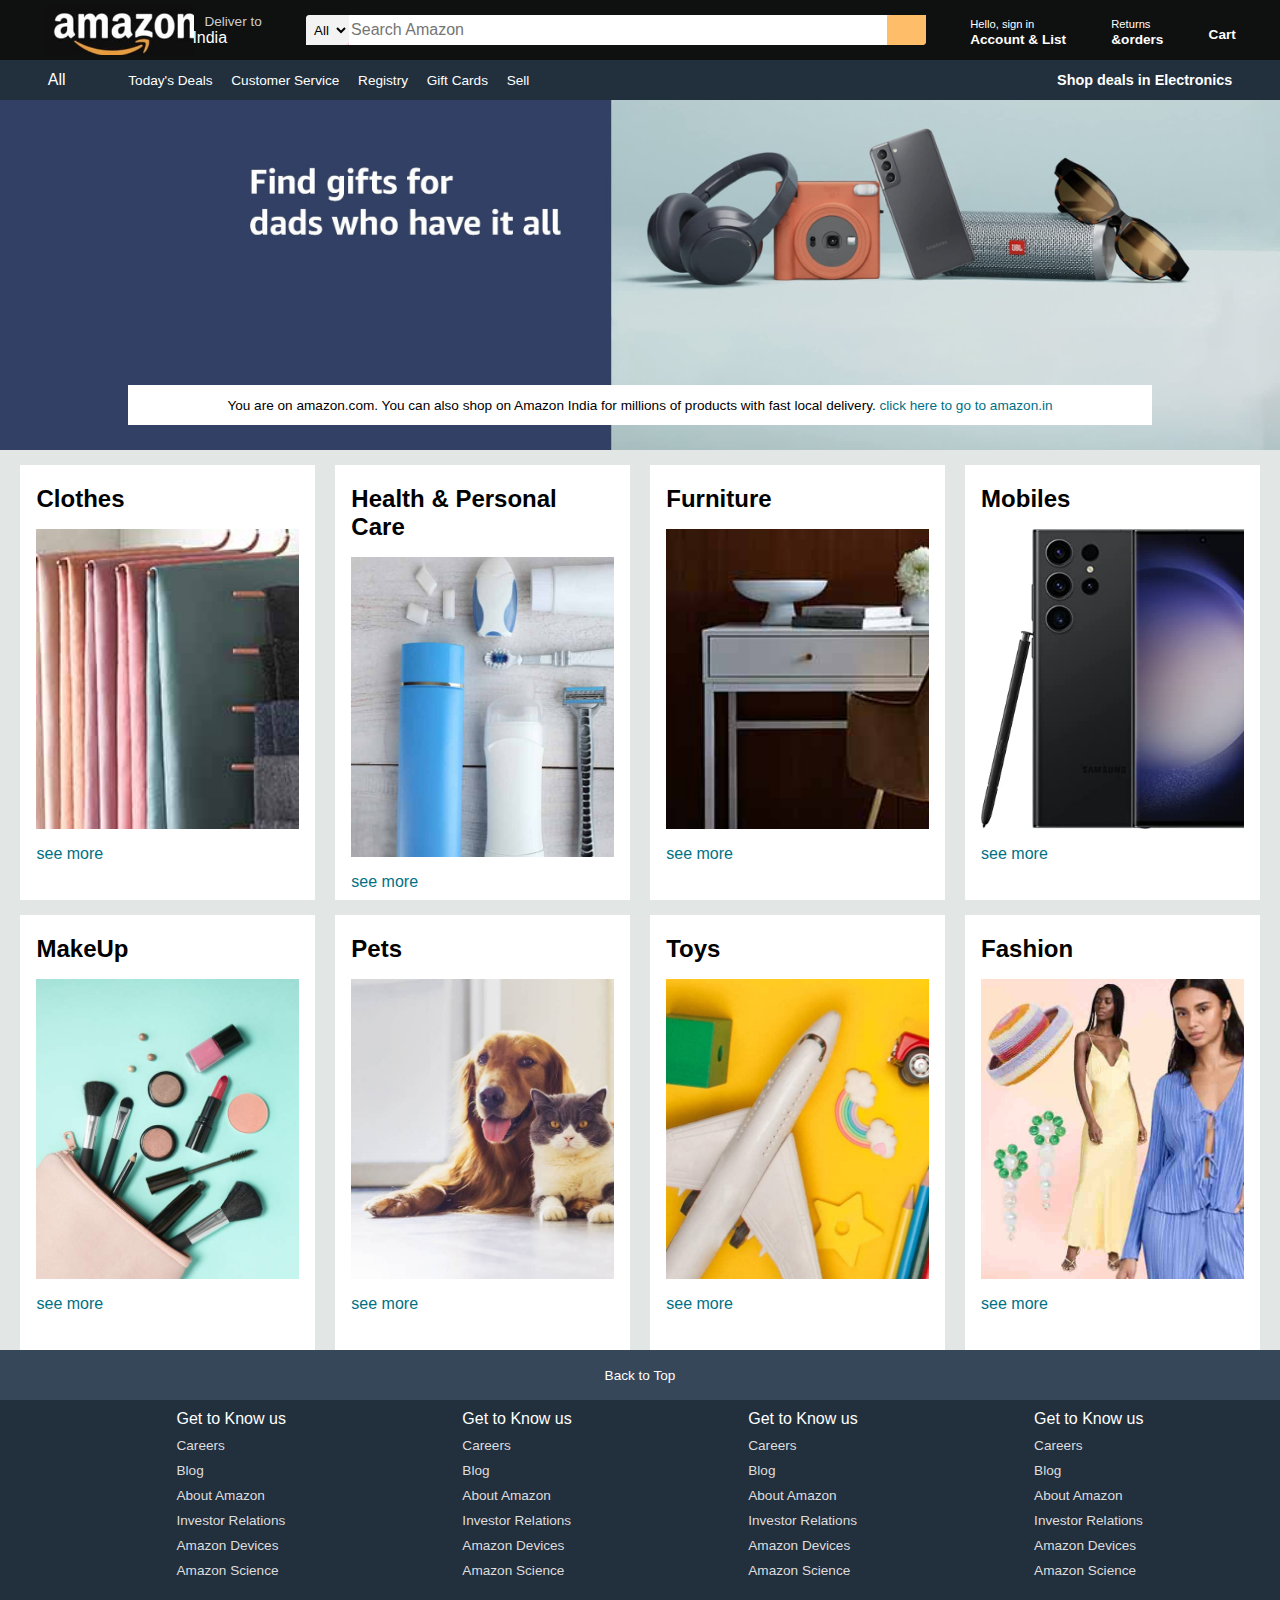
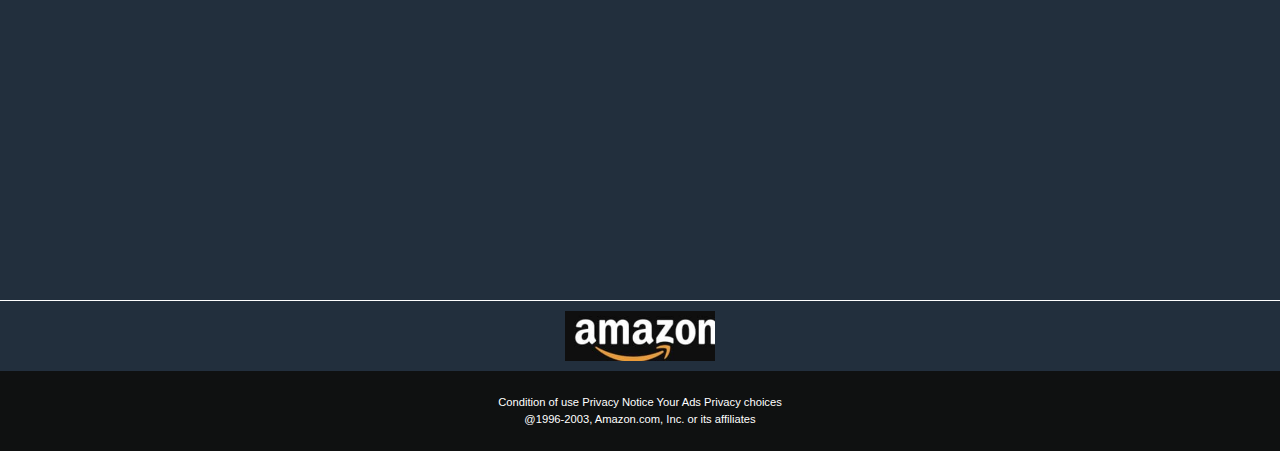
<file: Amazon clone/index.html>
<!DOCTYPE html>
<html lang="en">
<head>
    <meta charset="UTF-8">
    <meta name="viewport" content="width=device-width, initial-scale=1.0">
    <title>Amazon clone</title>
    <link rel="stylesheet" href="https://cdnjs.cloudflare.com/ajax/libs/font-awesome/6.5.1/css/all.min.css" integrity="sha512-DTOQO9RWCH3ppGqcWaEA1BIZOC6xxalwEsw9c2QQeAIftl+Vegovlnee1c9QX4TctnWMn13TZye+giMm8e2LwA==" crossorigin="anonymous" referrerpolicy="no-referrer" />
    <link rel="stylesheet" href="style.css">
</head>
<body>
    <header>
        <div class="navbar">
            <div class="nav-logo border">
                <div class="logo"></div>
            </div>
            <div class="nav-address border">
                <p class="add-first">Deliver to</p>
                <div class="add-icon">
                    <i class="fa-solid fa-location-dot"></i>
                    <p class="add-second">India</p>
                </div>
            </div>
            <div class="nav-search">
                <select class="search-select" >
                    <option>All</option>
                </select>
                <input type="text" placeholder="Search Amazon" class="search-input"/>
                <div class="search-icon">
                    <i class="fa-solid fa-magnifying-glass"></i>
                </div>
            </div>
            <div class="nav-signin border">
                <p><span>Hello, sign in</span></p>
                <p class="nav-second">Account & List</p>
            </div>
            <div class="nav-return border">
                <p><span>Returns</span></p>
                <p class="nav-second">&orders</p>
            </div>

            <div class="nav-cart border">
                <i class="fa-solid fa-cart-shopping"></i>
                Cart
            </div>

        </div>
        <div class="panel">
            <div class="panel-all">
                <i class="fa-solid fa-bars"></i>
                All</div>
                <div class="panel-options">
                    <p>Today's Deals</p>
                    <p>Customer Service</p>
                    <p>Registry</p>
                    <p>Gift Cards</p>
                    <p>Sell</p>
                </div>
                <div class="panel-deals">Shop deals in Electronics</div>
        </div>
    </header>
<div class="hero-section">
<div class="hero-msg">
    <p>You are on amazon.com. You can also shop on Amazon India for millions of products with fast local delivery.  <a>click here to go to amazon.in</a></p>
</div>

  
</div>
<div class="shop-section">
    <div class=" box">
        <div class="box-content">
            <h2>Clothes</h2>
        <div class="box-img" style="background-image: url('box1_image.jpg');"></div>
        <p>see more</p>
        </div>
    

    </div>
    <div class="box">
        <div class="box-content">
            <h2>Health & Personal Care</h2>
        <div class="box-img" style="background-image: url('box2_image.jpg');"></div>
        <p>see more</p>
        </div>
    </div>
    <div class="box">
        <div class="box-content">
            <h2>Furniture</h2>
        <div class="box-img" style="background-image: url('box3_image.jpg');"></div>
        <p>see more</p>
        </div>
    </div>
    <div class=" box">
        <div class="box-content">
        <h2>Mobiles</h2>
    <div class="box-img" style="background-image: url('box4_image.jpg');"></div>
    <p>see more</p>
    </div></div>
    <div class="box">
        <div class="box-content">
            <h2>MakeUp</h2>
        <div class="box-img" style="background-image: url('box5_image.jpg');"></div>
        <p>see more</p>
        </div>
    

    </div>
    <div class="box">
        <div class="box-content">
            <h2>Pets</h2>
        <div class="box-img" style="background-image: url('box6_image.jpg');"></div>
        <p>see more</p>
        </div>
    </div>
    <div class=" box">
        <div class="box-content">
            <h2>Toys</h2>
        <div class="box-img" style="background-image: url('box7_image.jpg');"></div>
        <p>see more</p>
        </div>
    </div>
    <div class=" box">
        <div class="box-content">
        <h2>Fashion</h2>
    <div class="box-img" style="background-image: url('box8_image.jpg');"></div>
    <p>see more</p>
    </div></div>
  </div>

<footer>
    <div class="foot-panel1">
        Back to Top
    </div>

    <div class="foot-panel2">
        <ul>
            <p>Get to Know us</p>
                 <a>Careers</a>
                <a>Blog</a>
                <a>About Amazon</a>
                <a>Investor Relations</a>
                <a>Amazon Devices</a>
                <a>Amazon Science</a>
        </ul>
        <ul>
            <p>Get to Know us</p>
                 <a>Careers</a>
                <a>Blog</a>
                <a>About Amazon</a>
                <a>Investor Relations</a>
                <a>Amazon Devices</a>
                <a>Amazon Science</a>
        </ul>
        <ul>
            <p>Get to Know us</p>
                 <a>Careers</a>
                <a>Blog</a>
                <a>About Amazon</a>
                <a>Investor Relations</a>
                <a>Amazon Devices</a>
                <a>Amazon Science</a>
        </ul>
        <ul>
            <p>Get to Know us</p>
                 <a>Careers</a>
                <a>Blog</a>
                <a>About Amazon</a>
                <a>Investor Relations</a>
                <a>Amazon Devices</a>
                <a>Amazon Science</a>
        </ul>



    </div>
    <div class="foot-panel3">
        <div class="logo"></div>
    </div>

    <div class="foot-panel4">
        <div class="pages">
            <a>Condition of use</a>
            <a>Privacy Notice</a>
            <a>Your Ads Privacy choices</a>
        </div>
        <div class="copyright">
              @1996-2003, Amazon.com, Inc. or its affiliates
        </div>
    </div>
</footer>


</body>
</html>
</file>
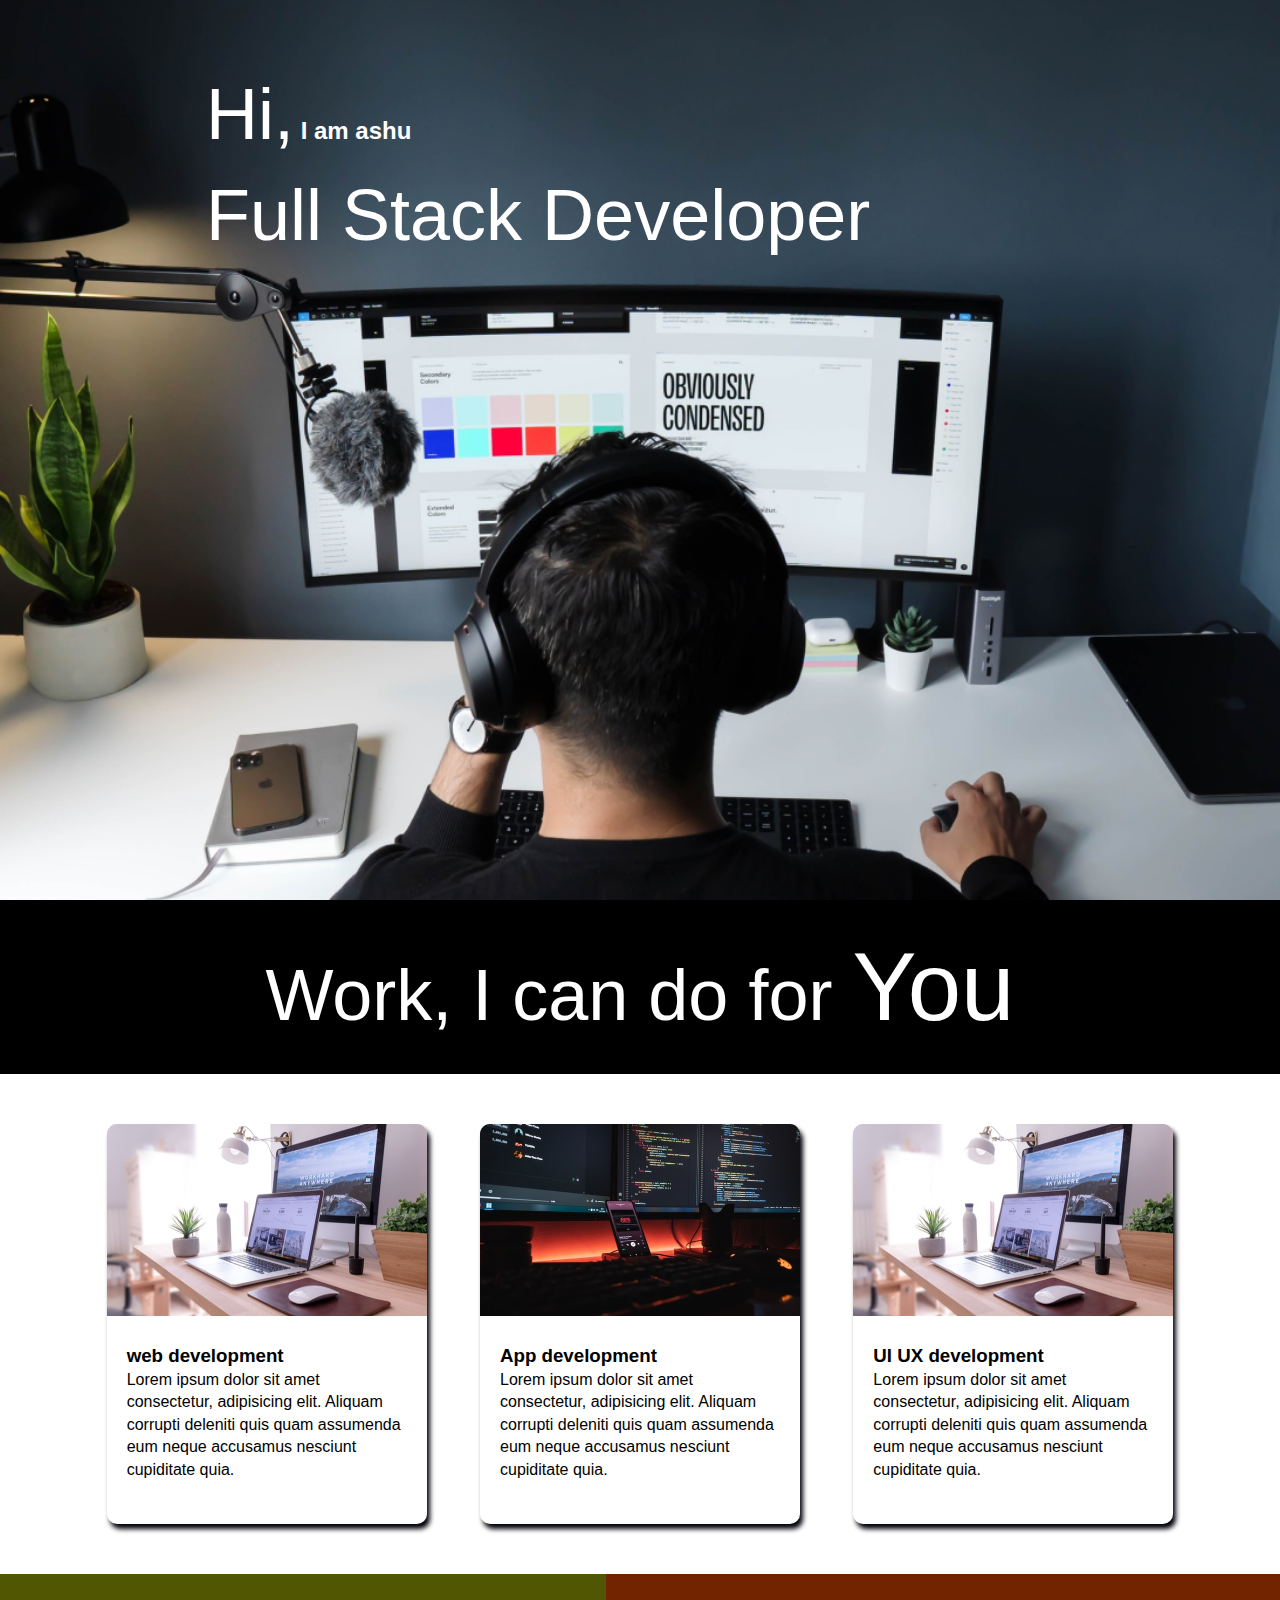
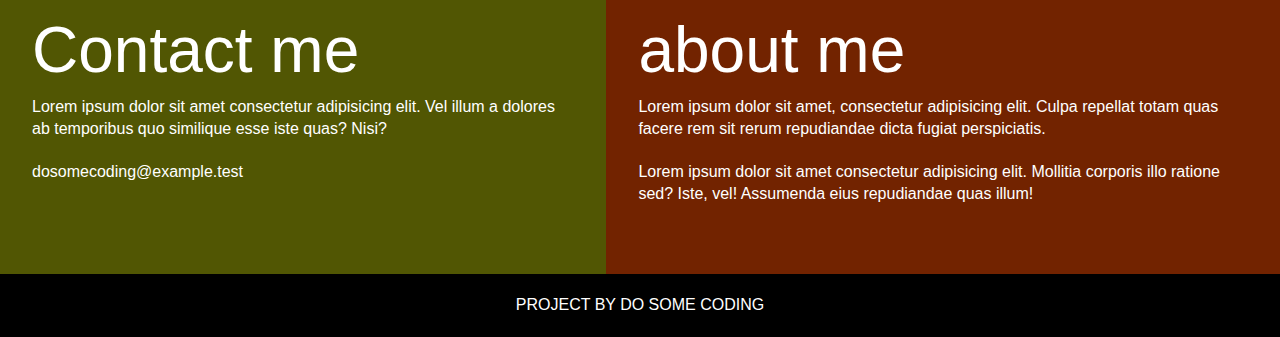
<file: developer landing page/index.html>
<!DOCTYPE html>
<html lang="en">
<head>
    <meta charset="UTF-8">
    <meta name="viewport" content="width=device-width, initial-scale=1.0">
    <title>Developer Landing page</title>
    <link rel="stylesheet" href="style.css">
</head>
<body>
    <section class="hero-section">
        <div class="text_container">
           <h2><span class="lg_text">Hi,</span> I am ashu</h2> 
           <h1 class="lg_text">Full Stack Developer</h1>
        </div>
    </section>
    <section class="black_box">
        <h2>Work, I can do for <span>You</span></h2>

    </section>

    <section class="work">
        <div class="grid_item">
            <div class="card">
                <div class="image_container">
                    <img src="web.png" alt="web development" />
                </div>
                <div class="card_content">
                    <h3>web development</h3>
                    <p>Lorem ipsum dolor sit amet consectetur, adipisicing elit. Aliquam corrupti deleniti quis quam assumenda eum neque accusamus nesciunt cupiditate quia.

                    </p>
                </div>
            </div>
        </div>

        <div class="grid_item">
            <div class="card">
                <div class="image_container">
                    <img src="mobile.png" alt="web development" />
                </div>
                <div class="card_content">
                    <h3>App development</h3>
                    <p>Lorem ipsum dolor sit amet consectetur, adipisicing elit. Aliquam corrupti deleniti quis quam assumenda eum neque accusamus nesciunt cupiditate quia.

                    </p>
                </div>
            </div>
        </div>


        <div class="grid_item">
            <div class="card">
                <div class="image_container">
                    <img src="web.png" alt="web development" />
                </div>
                <div class="card_content">
                    <h3>UI UX development</h3>
                    <p>Lorem ipsum dolor sit amet consectetur, adipisicing elit. Aliquam corrupti deleniti quis quam assumenda eum neque accusamus nesciunt cupiditate quia.

                    </p>
                </div>
            </div>
        </div>
      </section>

      <section class="bottom_section">
        <div class="contact">
            <h2>Contact me</h2>
            <p>Lorem ipsum dolor sit amet consectetur adipisicing elit. Vel illum a dolores ab temporibus quo similique esse iste quas? Nisi?</p>
            <p>dosomecoding@example.test</p>
         </div>

         <div class="about">
         <h2>about me</h2>
         <p>Lorem ipsum dolor sit amet, consectetur adipisicing elit. Culpa repellat totam quas facere rem sit rerum repudiandae dicta fugiat perspiciatis.

         </p>

         <p>Lorem ipsum dolor sit amet consectetur adipisicing elit. Mollitia corporis illo ratione sed? Iste, vel! Assumenda eius repudiandae quas illum!</p>

        </div>
      </section>

      <footer>Project by do some coding</footer>



       
</body>
</html>
</file>
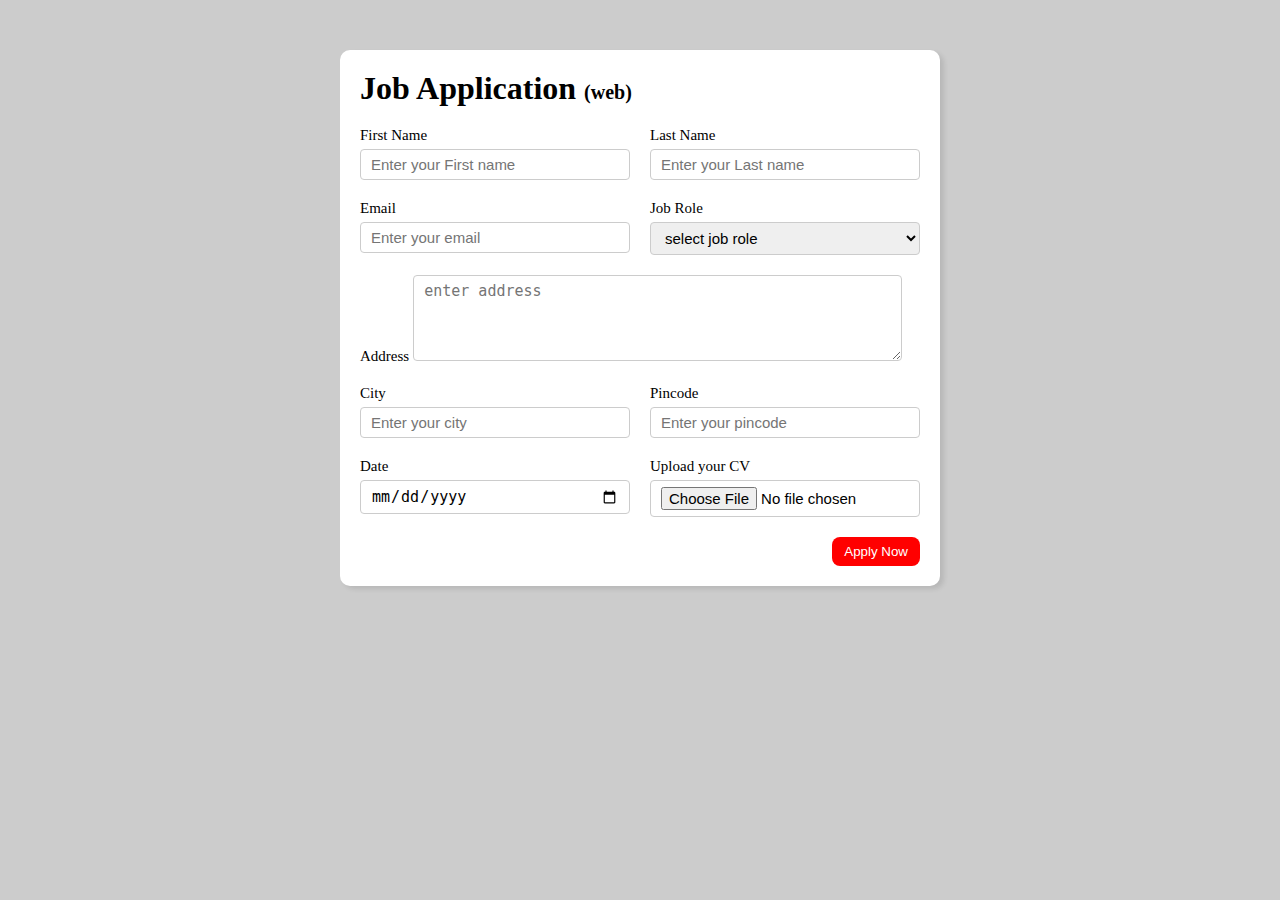
<file: Job Application/index.html>
<!DOCTYPE html>
<html lang="en">
<head>
    <meta charset="UTF-8">
    <meta name="viewport" content="width=device-width, initial-scale=1.0">
    <title>Job Application</title>
    <link rel="stylesheet" href="style.css">
</head>
<body>
    <div class="Job_App">
        <div class="apply_box">
        <h1>Job Application
            <span class="title_small">(web)</span>
         </h1>
         <form action="">
            <div class="form_container">
                <div class="form_control">
                    <label for="first_name">First Name</label>
                    <input type="text" id="first_name" name="first name" placeholder="Enter your First name"/>
                </div>
                <div class="form_control">
                        <label for="last_name">Last Name</label>
                    <input type="text" id="last_name" name="Last name" placeholder="Enter your Last name"/>
                </div>
                    <div class="form_control">
                        <label for="email">Email</label>
                        <input type="email" id="email" name="email" placeholder="Enter your email"/>

                    </div>
                    
                    <div class="form_control">
                    <label for="job_role">Job Role</label>
                    <select >
                        <option value="">select job role</option>
                        <option value="frontend">frontend developer</option>
                        <option value="backend">backend developer</option>
                        <option value="fullstack">Fullstack developer</option>
                    </select>
                    </div>
                    
                    <div class="textarea_control">
                        <label for="address">Address</label>
                        <textarea name="address" id="address" cols="50" rows="4" placeholder="enter address"></textarea> 
                    </div>
                    <div class="form_control">
                        <label for="city">City</label>
                    <input type="text" id="city" name="city" placeholder="Enter your city"/>
                    </div>
                    
                    
                <div class="form_control">
                    <label for="pincode">Pincode</label>
                    <input type="number" id="pincode" name="pincode" placeholder="Enter your pincode"/>
                </div>
                <div class="form_control">

                    <label for="date">Date</label>
                        <input type="date" id="date" name="date" />
                 </div>

                <div class="form_control"> 
                        <label for="upload">Upload your CV </label>
                        <input type="file" id="upload" name="upload" />
                 </div> 
            </div>
            <div class="button_container">
               <button type="submit">Apply Now</button>
            </div> 



         </form>   
        
    </div>
    </div>
</body>
</html>
</file>
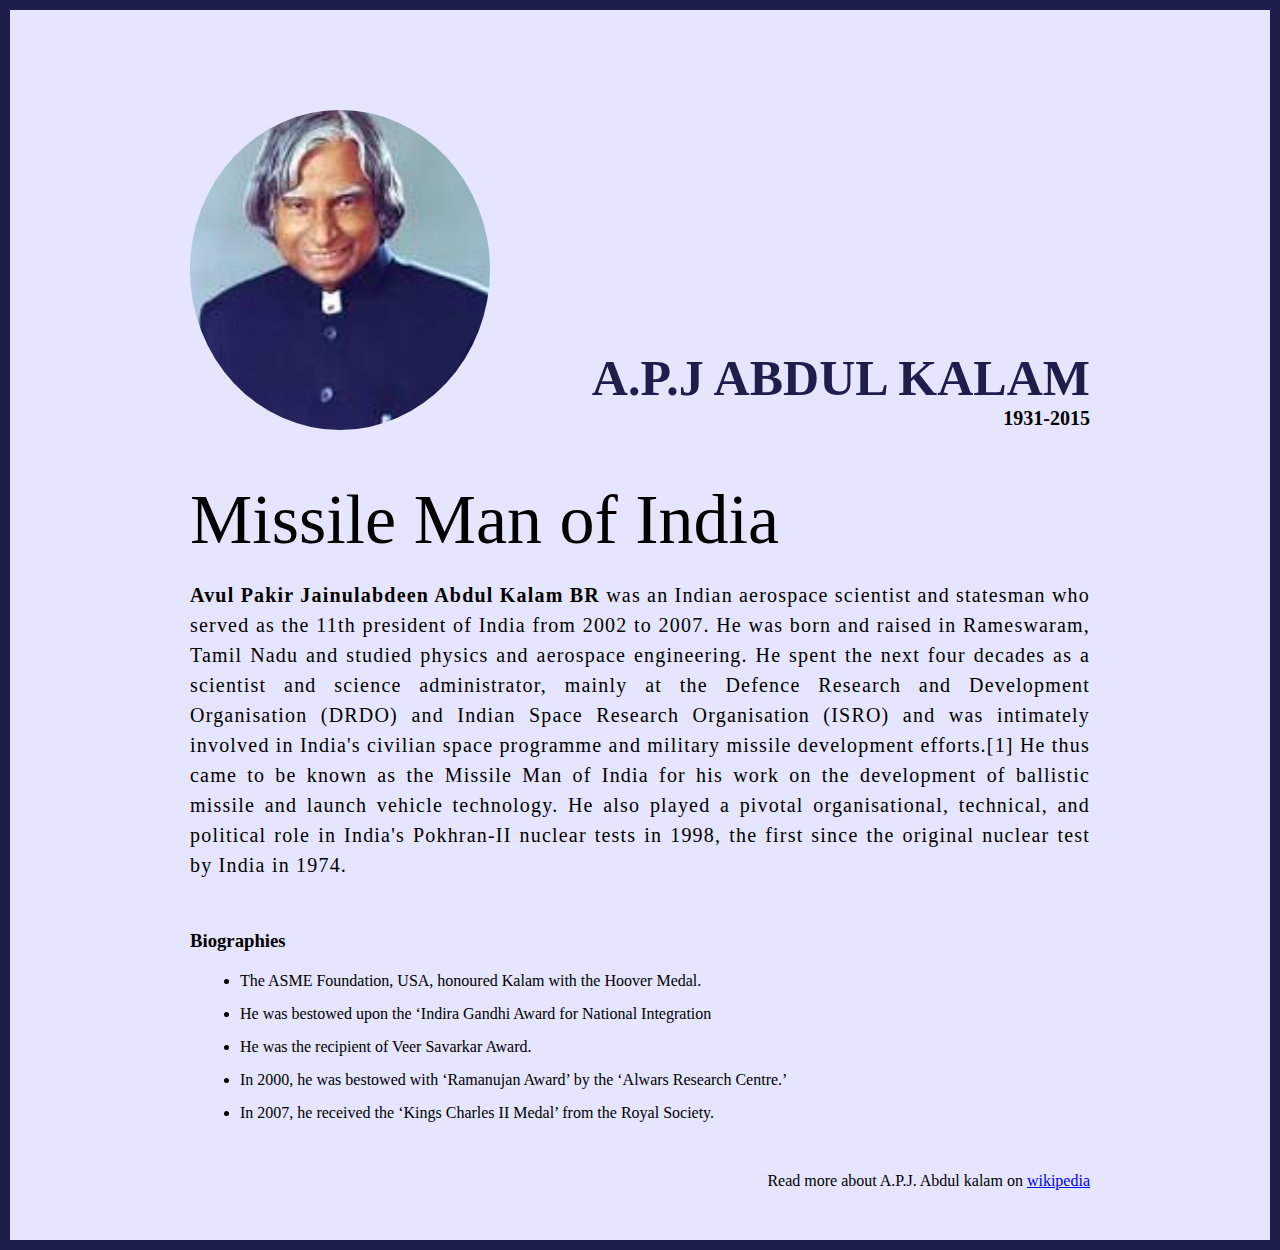
<file: The Tribute Website/index.html>
<!DOCTYPE html>
<html lang="en">
<head>
     <meta charset="UTF-8">
    <meta name="viewport" content="width=device-width, initial-scale=1.0">
    <title>Tribute website</title>
    <link rel="stylesheet" href="style.css">

</head>
<body>
    <div class="container">
      <div class="content">
       <section class="top_section">
         <div class="image_container">
            <img src="./images/apj.jpg"/>
            
         </div>
          <div class="sec">
            <h1>A.P.J Abdul kalam</h1>
            <h4>1931-2015</h4>
          </div>
       </section>

       <section class="about_section">
        <h2>Missile Man of India</h2>
        <p>
          <b>Avul Pakir Jainulabdeen Abdul Kalam BR </b> was an Indian aerospace scientist and statesman who served as the 11th president of India from 2002 to 2007. He was born and raised in Rameswaram, Tamil Nadu and studied physics and aerospace engineering. He spent the next four decades as a scientist and science administrator, mainly at the Defence Research and Development Organisation (DRDO) and Indian Space Research Organisation (ISRO) and was intimately involved in India's civilian space programme and military missile development efforts.[1] He thus came to be known as the Missile Man of India for his work on the development of ballistic missile and launch vehicle technology. He also played a pivotal organisational, technical, and political role in India's Pokhran-II nuclear tests in 1998, the first since the original nuclear test by India in 1974.</p>
       </section>
       <section>
        <div class="biography_section">
          <h3>Biographies</h3>
          <ul>
            <li>The ASME Foundation, USA, honoured Kalam with the Hoover Medal.</li>
            <li> He was bestowed upon the ‘Indira Gandhi Award for National Integration</li>
            <li> He was the recipient of Veer Savarkar Award.</li>
            <li>In 2000, he was bestowed with ‘Ramanujan Award’ by the ‘Alwars Research Centre.’</li>
            <li>In 2007, he received the ‘Kings Charles II Medal’ from the Royal Society.</li>
          </ul>

        </div>
       </section>
       <footer>
         Read more about A.P.J. Abdul kalam on <a href="https://en.wikipedia.org/wiki/A._P._J._Abdul_Kalam">wikipedia</a>
       </footer>




      </div>
    </div>
</body>
</html>
</file>
<file: Amazon clone/style.css>
*{
    margin: 0;
    font-family: Arial, Helvetica, sans-serif;
    border: border-box;
}

.navbar{
    height: 60px;
    background-color: #0f1111;
    color: white;
    display: flex;
    align-items: center;
    justify-content: space-evenly
    ;
}
.nav-logo{
    height: 50px;
    width:100px;
}

.logo{
    background-image: url("logo1.jpeg");
    background-size: contain;
    height: 40px;
    width: 100%;
}

.border{
    border: 1.5px solid transparent;
}

.border:hover{
    border:1.5px solid white;
}
/* box2*/
.add-first{
    color: #cccccc;
    font-size: 0.85rem;
    margin-left: 15px;
}
.add-second{
    font-size: 1rem;
    margin-left: 3px;
    
}
.add-icon{
    display: flex;
    align-items: center;
}

/*box3 styling*/
.nav-search{
    display: flex;
    justify-content: space-evenly;
    background-color: pink;
    width: 620px;
    height:30px;
    border-radius: 4px;

}
.search-select{
    background-color: #f3f3f3;
    width:50px;
    text-align: center;
    border-top-left-radius: 4px;
    border-bottom-right-radius: 4px;
    border: none;
}
.search-input{
    width: 100%;
    font-size: 1rem;
    border: none;
}
.search-icon{
    width:45px;
    display: flex;
    justify-content: center;
    align-items: center;
    font-size: 1.2rem;
    background-color: #febd68;
    border-top-left-radius: 4px;
    border-bottom-right-radius: 4px;
    color:#0f1111;
   
}
/*
.nav-search:hover{
    border:1px solid orange;
}
*/
/*box4*/
span{
    font-size: 0.7rem;
}
.nav-second{
    font-size: 0.85rem;
    font-weight: 700;
}

/*box5*/
.nav-cart i{
    font-size:25px;

}
.nav-cart{
    font-size: 0.85rem;
    font-weight: 700;
}

/*panel*/
.panel{
    height: 40px;
    background-color: #222f3d;
    display: flex;
    color: white;
    align-items: center;
    justify-content: space-evenly;
}
.panel-options p{
    display: inline;
    margin-left: 15px;
}
.panel-options{
    width:70%;
    font-size: 0.85rem;
}
.panel-deals{
    font-size: 0.9rem;
    font-weight: 700;
}

/*hero sectiopn*/
.hero-section{
    background-image: url("hero_image.jpg");
    height: 350px;
    background-size: cover;
    display: flex;
    justify-content: center;
    align-items: flex-end;
}
.hero-msg{
    background-color: white;
    color: black;
    height: 40px;
    display: flex;
    align-items: center;
    justify-content: center;
    font-size: 0.85rem;
    width:80%;
    margin-bottom: 25px;
}

.hero-msg a{
    color: #007185;
}

/*shop section*/
.shop-section{
    display: flex;
    flex-wrap: wrap;
    justify-content: space-evenly;
    background-color: #e2e7e6;
}
.box{
    /*border: 2px solid black;*/
    height: 400px;
    width: 23%;
    background-color: white;
    padding: 20px 0px 15px;
    margin-top: 15px;
}
 .box-img{
    height: 300px;
    background-size: cover;
    margin-top: 1rem;
    margin-bottom: 1rem;

 }
.box-content{
    margin-left: 1rem;
    margin-right:1rem;

}
.box-content p{
    color: #007185;
}
/**footer panel***/
.footer{
    margin-top: 15px;
}

.foot-panel1{
    background-color: #37475a;
    color:white;
    height: 50px;
    display: flex;
    justify-content: center;
    align-items: center;
    font-size: 0.85rem;
}
.foot-panel2{
    background-color: #222f3d;
    color: white;
    height: 500px;
    display: flex;
    justify-content: space-evenly;
}
ul{
    margin-top: 10px;
}
ul a{
    display: block;
    font-size: 0.85rem;
    margin-top: 10px;
    color: #dddddd;

}
.foot-panel3{
    background-color: #222f3d;
    
    border-top: 1px solid white;
    height: 70px;
    display: flex;
    justify-content: center;
    align-items: center;

}
.logo{
    background-image: url("logo1.jpeg");
    background-size: cover;
    height: 50px;
    width:150px;
   
}

.foot-panel4{
    background-color: #0f1111;
    color: white;
    height: 80px;
    font-size: 0.7rem;
    text-align: center;

}
.pages{
    
    padding-top: 25px;

}
.copyright{
    padding-top: 5px;
    
}
</file>
<file: developer landing page/style.css>
*{
    margin: 0;
    padding: 0;
    box-sizing: border-box;
}

html,body{
    line-height: 1.4;
    font-weight: 300;
    font-family: sans-serif;
}

.hero-section{
    background-image: url(developer.png);
    min-height: 100vh;
    background-position: center;
    background-size: cover;
    background-repeat: no-repeat;
}

.text_container{
    color: white;
    max-width: 900px;
    margin: 0 auto;
    padding-top: 64px;
    padding-left: 16px;
}

.lg_text{
    font-size: 72px;
    font-weight: 400;
}

.black_box{
    background-color: #000;
    padding: 20px;
}

.black_box h2{
    font-size: 72px;
    color: white;
    text-align: center;
    font-weight: 300;
}

.black_box h2 span{
    font-weight: 400;
    font-size: 96px;
}

.work{
    display: grid;
    gap: 20px;
    grid-template-columns: repeat(auto-fit, minmax(320px, 1fr));
    max-width: 1100px;
    margin: 50px auto;
}

.grid_item{
    display: flex;
    justify-content: center;
    align-items: center;
}

.card{
    max-width: 320px;
    height: 400px;
    border-radius: 10px;
    box-shadow: 3px 5px 5px rgba(1,1,10.2);
    transition: 0.2s ease-in-out;
}

.card:hover{
    transform: scale(1.04);
    box-shadow: 3px 5px 5px rgba(1,1,1,0.3);
    transition: 0.2s ease-in-out;
}

.card_content{
    padding: 20px;
    margin-bottom: 10px;
}

.bottom_section{
    display: flex;
}

.contact{
    background-color: #515603;
}

.about{
    background-color: #722300;
}

.contact, .about {
    min-height: 300px;
    padding: 32px;
    color: white;

}

.about h2, .contact h2
{
    font-size: 64px;
    font-weight: 300;

}

.about p, .contact p{
    margin-bottom: 20px;
}

footer{
    text-align: center;
    text-transform: uppercase;
    background-color: #000;
    padding: 20px;
    color: white;
}

@media(max-width: 786px){
    .hero-section{
        min-height: 50vh;
    }

    .text_container{
        padding: 10px 0;
        text-align: center;
    }

    .lg_text{
        font-size: 32px;
    }

    .black_box h2{
        font-size: 24px;
    }

    .black_box h2 span{
        font-weight: 400;
        font-size: 32px;
    }

    .bottom_section{
        flex-direction: column;
    }

    h1{
        font-size: 32px;
    }

    .about h2, .contact h2{
        font-size: 32px;
    }
}
</file>
<file: Job Application/style.css>
*{
    margin: 0;
    padding: 0;
    box-sizing: border-box;
}
body{
    background-color: #ccc;
}

.Job_App{
    max-width: 900px;
    margin: 0 auto;
}

.apply_box{
    max-width: 600px;
    padding: 20px;
    background-color: white;
    margin: 0 auto;
    margin-top: 50px;
    box-shadow: 4px 3px 5px rgba(1, 1,1, 0.1);
    border-radius: 10px;
}

.title_small{
    font-size: 20px;
}

.form_container{
    margin-top: 20px;
    display: grid;
    grid-template-columns: repeat(auto-fit,minmax(200px, 1fr));
    gap: 20px;
}

.form_control{
    display: flex;
    flex-direction: column;
}

label{
    font-size: 15px;
    margin-bottom: 5px;
}

input, select, textarea{
     padding: 6px 10px;
     border: 1px solid #ccc;
     border-radius: 4px;
     font-size: 15px;
}

input:focus{
 outline-color: pink;
}

.button_container{
    display: flex;
    justify-content: end;
    margin-top: 20px;
}

button{
    background-color: red;
   
    border: transparent solid 2px;
    padding: 5px 10px;
    color: white;
    border-radius: 8px;
    transition: 0.3s ease-in;
}

button:hover{
    background-color: grey;
    border: 2px solid red;
    color: black;
    transition: 0.3s ease-out;
    cursor: pointer;
}

.textarea_control{
    grid-column: 1/span 2;
}
.textarea_control text{
    width: 100%;
}
</file>
<file: The Tribute Website/style.css>
*{
    margin: 0;
    padding: 0;
    box-sizing: border-box;
}


.container{
    background-color: #e5e5fd;
    min-height: 100vh;
    border:10px solid #1d1e4c;
   
}
.content{
    max-width: 900px;
    margin: 0 auto;
    
    
}
.top_section{
    margin-top: 100px;
    display: flex;
    justify-content: space-between;
    align-items: flex-end;
}
.top_section h1 {
    font-size: 50px;
    font-weight: bold;
    color: #1d1e4c;
    text-transform: uppercase;
}

.top_section h4{
    font-size: 20px;
    text-align: end;
}

.image_container{
    border-radius: 50%;
    overflow: hidden;
}
.image_container,
 img{
    width: 300px;
    height: 320px;
}

.about_section{
    margin-top: 50px;
}

.about_section h2{
    font-size: 70px;
    font-weight: 400;
    margin-bottom: 20px;
}

.about_section p{
    font-size: 20px;
    line-height: 30px;
    letter-spacing: 1.2px;
    text-align: justify;

}

.biography_section{
    margin:50px 0;
}

.biography_section h3{
    margin-bottom: 20px;
}

.biography_section ul{
    margin-left: 50px;


}

.biography_section li{
    margin-bottom: 15px;
}

footer{
    margin: 50px 0;
    text-align: end;
}
</file>
